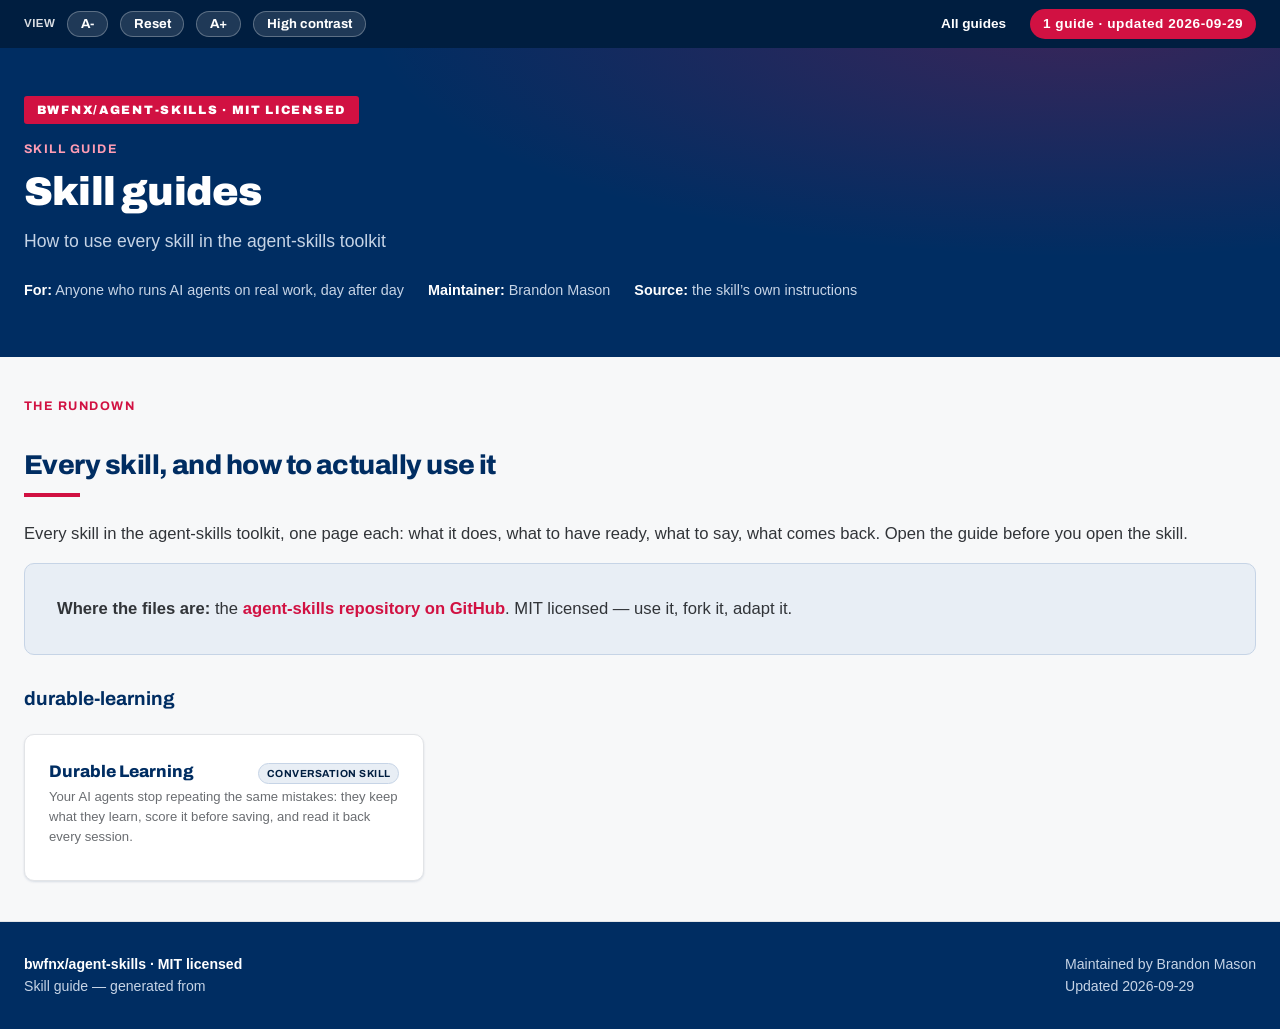
<file: docs/guides/index.html>
<!DOCTYPE html>
<html lang="en">
<head>
<meta charset="utf-8">
<meta name="viewport" content="width=device-width, initial-scale=1.0">
<meta name="description" content="Index of skill guides">
<meta name="robots" content="noindex">
<title>Skill guides — agent-skills</title>
<style>
@import url('https://fonts.googleapis.com/css2?family=Archivo:ital,wght@0,400;0,500;0,600;0,700;0,800;0,900&display=swap');
:root{
 --sbdc-red:#d11142; --sbdc-blue:#002d62;
 --red-50:#fceef2; --red-100:#f8d3dd; --red-700:#8c0a2c;
 --blue-50:#e8eef5; --blue-100:#c6d4e6; --blue-400:#1f5290; --blue-500:#002d62; --blue-700:#001e40;
 --neutral-0:#fff; --neutral-50:#f7f8f9; --neutral-100:#eef0f2; --neutral-200:#e2e4e7; --neutral-300:#cdd0d4; --neutral-400:#adafb2; --neutral-500:#8b8e92; --neutral-600:#6a6d71; --neutral-700:#4c4f53; --neutral-800:#313438;
 --success:#1f7a4d; --warning:#c9821a; --danger:#b00d38;
 --text-strong:var(--blue-500); --text-body:var(--neutral-800); --text-muted:var(--neutral-600); --text-subtle:var(--neutral-500);
 --surface-page:var(--neutral-50); --surface-card:var(--neutral-0); --surface-sunken:var(--neutral-100);
 --border-subtle:var(--neutral-200); --border-default:var(--neutral-300);
 --font-display:'Archivo','Helvetica Neue',Arial,sans-serif; --font-body:Arial,Helvetica,sans-serif;
 --s1:.25rem; --s2:.5rem; --s3:.75rem; --s4:1rem; --s5:1.5rem; --s6:2rem; --s7:2.5rem; --s8:3rem;
 --r-sm:3px; --r-md:6px; --r-lg:10px; --r-pill:999px;
 --sh-sm:0 1px 3px rgba(0,45,98,.08),0 1px 2px rgba(0,45,98,.06);
 --sh-md:0 4px 12px rgba(0,45,98,.10),0 2px 4px rgba(0,45,98,.06);
 --fs:1.04rem;
}
html.hc{
 --text-strong:#eaf1fb; --text-body:#f3f5f8; --text-muted:#c9d3e0; --text-subtle:#aab6c6;
 --surface-page:#0a1424; --surface-card:#111f36; --surface-sunken:#0d1a2e;
 --border-subtle:#25344b; --border-default:#33455f; --blue-50:#122a4a; --red-50:#2a0f1a;
}
html.hc body{background:var(--surface-page);}
*{box-sizing:border-box;}
html{scroll-behavior:smooth;}
body{margin:0;font-family:var(--font-body);font-size:var(--fs);line-height:1.55;color:var(--text-body);background:var(--surface-page);-webkit-font-smoothing:antialiased;}
h1,h2,h3,h4{font-family:var(--font-display);color:var(--text-strong);line-height:1.2;margin:0 0 var(--s3);}
h1{font-size:2.5rem;font-weight:900;letter-spacing:-.02em;}
h2{font-size:1.7rem;font-weight:800;letter-spacing:-.02em;}
h3{font-size:1.2rem;font-weight:700;}
p{margin:0 0 var(--s4);}
a{color:var(--sbdc-red);text-decoration:none;font-weight:600;}
a:hover{text-decoration:underline;}
.eyebrow{font-family:var(--font-display);font-weight:700;letter-spacing:.12em;text-transform:uppercase;font-size:.78rem;color:var(--sbdc-red);margin:0 0 var(--s2);}
.rule{display:block;width:56px;height:4px;background:var(--sbdc-red);border:0;margin:var(--s3) 0 var(--s5);}
.wrap{max-width:1280px;margin:0 auto;padding:0 var(--s5);}
.a11y{position:sticky;top:0;z-index:50;background:var(--blue-700);color:#fff;font-size:.85rem;}
.a11y .wrap{display:flex;flex-wrap:wrap;align-items:center;gap:var(--s3);padding:.55rem var(--s5);}
.a11y span.lbl{opacity:.85;font-weight:600;letter-spacing:.04em;text-transform:uppercase;font-size:.72rem;}
.a11y button{font-family:var(--font-display);font-weight:700;background:rgba(255,255,255,.12);color:#fff;border:1px solid rgba(255,255,255,.28);border-radius:var(--r-pill);padding:.28rem .8rem;cursor:pointer;font-size:.82rem;}
.a11y button:hover{background:rgba(255,255,255,.24);}
.a11y .grow{flex:1;}
.a11y .asof{background:var(--sbdc-red);border-color:transparent;font-weight:800;letter-spacing:.04em;padding:.28rem .8rem;border-radius:var(--r-pill);display:inline-block;}
.masthead{background:var(--sbdc-blue);color:#fff;padding:var(--s8) 0 var(--s7);position:relative;overflow:hidden;}
.masthead:before{content:"";position:absolute;inset:0;background:radial-gradient(1200px 400px at 85% -10%,rgba(209,17,66,.28),transparent 60%);}
.masthead .wrap{position:relative;}
.brandband{display:inline-block;background:var(--sbdc-red);color:#fff;font-family:var(--font-display);font-weight:900;letter-spacing:.14em;text-transform:uppercase;font-size:.76rem;padding:.3rem .8rem;border-radius:var(--r-sm);margin-bottom:var(--s4);}
.masthead h1{color:#fff;margin-bottom:var(--s3);}
.masthead .sub{color:#c6d4e6;font-size:1.1rem;max-width:70ch;margin:0;}
.meta-row{display:flex;flex-wrap:wrap;gap:var(--s5);margin-top:var(--s5);color:#c6d4e6;font-size:.9rem;}
.meta-row b{color:#fff;}
section{padding:var(--s7) 0;border-bottom:1px solid var(--border-subtle);}
.kpis{display:grid;grid-template-columns:repeat(auto-fit,minmax(180px,1fr));gap:var(--s4);margin-top:var(--s2);}
.kpi{background:var(--surface-card);border:1px solid var(--border-subtle);border-radius:var(--r-md);padding:var(--s5);box-shadow:var(--sh-sm);}
.kpi .n{font-family:var(--font-display);font-weight:900;font-size:2rem;color:var(--sbdc-blue);line-height:1;}
html.hc .kpi .n{color:#8ea9cc;}
.kpi .k{font-weight:700;margin-top:var(--s2);}
.kpi .d{font-size:.86rem;color:var(--text-muted);margin-top:2px;}
/* Kanban board */
.board{display:grid;grid-template-columns:repeat(6,minmax(210px,1fr));gap:var(--s3);margin-top:var(--s5);overflow-x:auto;padding-bottom:var(--s3);}
.col{background:var(--surface-sunken);border:1px solid var(--border-subtle);border-radius:var(--r-lg);padding:var(--s3);min-width:210px;}
.col h4{font-size:.82rem;letter-spacing:.05em;text-transform:uppercase;color:var(--text-strong);margin:0 0 var(--s3);display:flex;justify-content:space-between;align-items:center;}
.col h4 .ct{background:var(--sbdc-blue);color:#fff;border-radius:var(--r-pill);font-size:.72rem;padding:.05rem .5rem;}
.pcard{background:var(--surface-card);border:1px solid var(--border-subtle);border-left:0;border-radius:var(--r-md);padding:var(--s3) var(--s4);margin-bottom:var(--s3);box-shadow:var(--sh-sm);}
.pcard .pt{font-family:var(--font-display);font-weight:800;font-size:.92rem;color:var(--text-strong);line-height:1.2;}
.pcard .pm{font-size:.8rem;color:var(--text-muted);margin-top:2px;}
.pcard .pf{display:flex;flex-wrap:wrap;gap:.3rem;margin-top:var(--s2);align-items:center;}
.pw{font-family:var(--font-display);font-weight:800;font-size:.78rem;color:#fff;background:var(--sbdc-blue);border-radius:var(--r-pill);padding:.05rem .5rem;}
.pw.pw-hi{background:var(--success);} .pw.pw-lo{background:var(--warning);}
.tag{display:inline-block;font-family:var(--font-display);font-weight:700;font-size:.66rem;letter-spacing:.05em;text-transform:uppercase;padding:.12rem .5rem;border-radius:var(--r-pill);}
.tag-local{background:var(--red-50);color:var(--red-700);border:1px solid var(--red-100);}
.tag-md{background:var(--blue-50);color:var(--blue-700);border:1px solid var(--blue-100);}
.tag-nat{background:var(--neutral-100);color:var(--neutral-700);border:1px solid var(--neutral-200);}
html.hc .tag-nat{background:#1a2a44;color:#c9d3e0;}
.tag-cash{background:#eef7f1;color:#1f7a4d;border:1px solid #cfe7d8;}
/* Controls */
.controls{display:flex;flex-wrap:wrap;align-items:center;gap:var(--s2) var(--s3);margin:var(--s5) 0 var(--s2);padding:var(--s3) var(--s4);background:var(--surface-card);border:1px solid var(--border-subtle);border-radius:var(--r-lg);box-shadow:var(--sh-sm);}
.controls .clabel{font-family:var(--font-display);font-weight:800;font-size:.7rem;letter-spacing:.08em;text-transform:uppercase;color:var(--text-subtle);}
.chip{appearance:none;font-family:var(--font-display);font-weight:700;font-size:.84rem;background:var(--surface-sunken);color:var(--text-body);border:1px solid var(--border-default);border-radius:var(--r-pill);padding:.3rem .8rem;cursor:pointer;}
.chip:hover{background:var(--blue-50);}
.chip.active{background:var(--sbdc-blue);color:#fff;border-color:var(--sbdc-blue);}
html.hc .chip.active{background:var(--blue-400);border-color:var(--blue-400);color:#04122a;}
.search{font-family:var(--font-body);font-size:.9rem;padding:.35rem .7rem;border:1px solid var(--border-default);border-radius:var(--r-pill);min-width:170px;background:var(--surface-card);color:var(--text-body);}
.ccount{margin-left:auto;font-size:.86rem;color:var(--text-muted);font-weight:600;}
/* Table */
.tablescroll{overflow-x:auto;}
.tt{width:100%;border-collapse:collapse;margin-top:var(--s4);font-size:.9rem;background:var(--surface-card);border-radius:var(--r-lg);overflow:hidden;box-shadow:var(--sh-sm);min-width:1080px;}
.tt th{background:var(--sbdc-blue);color:#fff;text-align:left;padding:var(--s3) var(--s3);font-family:var(--font-display);font-weight:700;font-size:.74rem;letter-spacing:.04em;text-transform:uppercase;position:sticky;top:0;}
.tt td{padding:var(--s3) var(--s3);border-bottom:1px solid var(--border-subtle);vertical-align:top;}
.tt tr:last-child td{border-bottom:0;}
.tt tr:nth-child(even) td{background:var(--surface-sunken);}
html.hc .tt tr:nth-child(even) td{background:#0e1b30;}
.tt .opp{font-family:var(--font-display);font-weight:800;color:var(--text-strong);}
.tt .sub{color:var(--text-muted);font-size:.82rem;}
.scorecell{font-family:var(--font-display);font-weight:800;white-space:nowrap;}
.bar{height:6px;border-radius:var(--r-pill);background:var(--neutral-200);overflow:hidden;margin-top:4px;width:74px;}
.bar>span{display:block;height:100%;}
.b-hi>span{background:var(--success);} .b-mid>span{background:var(--sbdc-blue);} .b-lo>span{background:var(--warning);}
.stg{display:inline-block;font-family:var(--font-display);font-weight:700;font-size:.68rem;letter-spacing:.04em;text-transform:uppercase;padding:.12rem .5rem;border-radius:var(--r-sm);background:var(--neutral-100);color:var(--neutral-700);border:1px solid var(--neutral-200);}
html.hc .stg{background:#1a2a44;color:#c9d3e0;}
.stg-capture{background:#fdf3e3;color:#9a6512;border-color:#f2dcb4;}
.stg-active{background:#eef7f1;color:#1f7a4d;border-color:#cfe7d8;}
.cd{display:inline-block;min-width:96px;font-family:var(--font-display);font-weight:800;font-size:.76rem;padding:.12rem .5rem;border-radius:var(--r-pill);text-align:center;}
.cd-now{background:var(--sbdc-red);color:#fff;} .cd-soon{background:#fde7ea;color:var(--red-700);border:1px solid var(--red-100);}
.cd-mid{background:var(--blue-50);color:var(--blue-700);border:1px solid var(--blue-100);} .cd-far{background:var(--neutral-100);color:var(--neutral-700);border:1px solid var(--neutral-200);}
.cd-tbd{background:var(--neutral-100);color:var(--neutral-500);border:1px dashed var(--border-default);}
html.hc .cd-soon,html.hc .cd-mid,html.hc .cd-far,html.hc .cd-tbd{background:#152a45;color:#dbe6f5;border-color:#2a3f5c;}
.hidden-row{display:none;}
.holder{font-size:.86rem;}
.holder b{color:var(--text-strong);}
.panel{background:var(--blue-50);border:1px solid var(--blue-100);border-radius:var(--r-lg);padding:var(--s6);margin-top:var(--s4);}
html.hc .panel{background:var(--surface-card);}
.panel ul{margin:.4rem 0 0;padding-left:1.2em;}
.panel li{margin-bottom:var(--s2);}
.srcgrid{display:grid;grid-template-columns:repeat(auto-fit,minmax(220px,1fr));gap:var(--s3);margin-top:var(--s4);}
.src{background:var(--surface-card);border:1px solid var(--border-subtle);border-radius:var(--r-md);padding:var(--s3) var(--s4);box-shadow:var(--sh-sm);font-size:.86rem;}
.src b{color:var(--text-strong);display:block;font-family:var(--font-display);}
.footer{background:var(--sbdc-blue);color:#c6d4e6;padding:var(--s6) 0;font-size:.88rem;}
.footer .wrap{display:flex;flex-wrap:wrap;justify-content:space-between;gap:var(--s4);}
.footer b{color:#fff;}
.legend{display:flex;flex-wrap:wrap;gap:var(--s4);margin-top:var(--s3);font-size:.82rem;color:var(--text-muted);}
.legend span{display:inline-flex;align-items:center;gap:6px;}
.dot{width:11px;height:11px;border-radius:var(--r-pill);display:inline-block;}
@media (max-width:720px){ h1{font-size:2rem;} .board{grid-template-columns:repeat(6,78vw);} }
@media print{ .a11y,.controls{display:none;} .board{grid-template-columns:repeat(3,1fr);} }
.dgrid{display:grid;grid-template-columns:repeat(auto-fill,minmax(320px,1fr));gap:var(--s4);margin-top:var(--s5);}
.dcard{background:var(--surface-card);border:1px solid var(--border-subtle);border-radius:var(--r-lg);padding:var(--s5);box-shadow:var(--sh-sm);}
.dcard .org{font-family:var(--font-display);font-weight:800;color:var(--text-strong);font-size:1.05rem;display:flex;justify-content:space-between;align-items:baseline;gap:var(--s2);}
.dcard .tagline{font-size:.82rem;color:var(--text-muted);margin:2px 0 var(--s2);}
.dcard .poc{border-top:1px solid var(--border-subtle);padding-top:var(--s3);margin-top:var(--s3);}
.dcard .poc .nm{font-weight:700;color:var(--text-strong);}
.dcard .poc .ti{font-size:.84rem;color:var(--text-muted);}
.dcard .em{font-family:ui-monospace,Menlo,Consolas,monospace;font-size:.8rem;color:var(--text-body);}
.dcard .osint{font-size:.85rem;margin-top:var(--s3);background:var(--surface-sunken);border-radius:var(--r-md);padding:var(--s3) var(--s4);}
.dcard .osint b{color:var(--text-strong);}
.dcard .angle{font-size:.9rem;margin-top:var(--s3);}
.dcard .angle b{color:var(--sbdc-red);}
.warm{display:inline-block;font-family:var(--font-display);font-weight:700;font-size:.64rem;letter-spacing:.05em;text-transform:uppercase;padding:.1rem .45rem;border-radius:var(--r-pill);white-space:nowrap;}
.warm-hot{background:#eef7f1;color:#1f7a4d;border:1px solid #cfe7d8;}
.warm-known{background:var(--blue-50);color:var(--blue-700);border:1px solid var(--blue-100);}
.warm-cold{background:var(--neutral-100);color:var(--neutral-600);border:1px solid var(--neutral-200);}
html.hc .warm-known{background:#122a4a;color:#c9d3e0;} html.hc .warm-cold{background:#1a2a44;color:#c9d3e0;}
.confirm{color:var(--warning);font-weight:600;font-size:.82rem;}
html.hc .confirm{color:#f0b054;}
.guide h2{margin-top:var(--s6);}
.guide h3{margin-top:var(--s5);}
.guide ol,.guide ul{padding-left:1.3em;}
.guide li{margin-bottom:var(--s2);}
.guide code{font-family:ui-monospace,Menlo,Consolas,monospace;font-size:.9em;background:var(--surface-sunken);padding:.05rem .35rem;border-radius:var(--r-sm);}
.say{display:block;font-family:var(--font-display);font-weight:700;background:var(--blue-50);border:1px solid var(--blue-100);padding:var(--s3) var(--s4);border-radius:var(--r-md);margin:var(--s3) 0;}
.say:before{content:'C';color:var(--sbdc-red);margin-right:.3rem;}
html.hc .say{background:#122a4a;}
.steps{counter-reset:s;list-style:none;padding:0;}
.steps li{counter-increment:s;position:relative;padding-left:2.6rem;margin-bottom:var(--s4);}
.steps li:before{content:counter(s);position:absolute;left:0;top:0;width:1.9rem;height:1.9rem;border-radius:var(--r-pill);background:var(--sbdc-red);color:#fff;font-family:var(--font-display);font-weight:900;display:flex;align-items:center;justify-content:center;font-size:.9rem;}
.two{display:grid;grid-template-columns:repeat(auto-fit,minmax(300px,1fr));gap:var(--s4);margin-top:var(--s4);}
.tt td:first-child{font-weight:700;color:var(--text-strong);}
.faq dt{font-family:var(--font-display);font-weight:800;color:var(--text-strong);margin-top:var(--s4);}
.faq dd{margin:0 0 var(--s2);}
.toc{display:flex;flex-wrap:wrap;gap:var(--s2);margin-top:var(--s4);}
.toc a{background:var(--surface-card);border:1px solid var(--border-default);border-radius:var(--r-pill);padding:.3rem .8rem;font-size:.9rem;}
a.dcard:hover{border-color:var(--sbdc-red);text-decoration:none;}
</style>
</head>
<body class="guide">
<div class="a11y"><div class="wrap">
 <span class="lbl">View</span>
 <button id="tminus">A-</button><button id="treset">Reset</button><button id="tplus">A+</button>
 <button id="hc">High contrast</button>
 <span class="grow"></span>
 <a href="index.html" style="color:#fff;font-weight:700;margin-right:var(--s3);">All guides</a>
 <span class="asof">1 guide &middot; updated 2026-09-29</span>
</div></div>

<header class="masthead"><div class="wrap">
 <span class="brandband">bwfnx/agent-skills &middot; MIT licensed</span>
 <p class="eyebrow" style="color:#ff9db4;">Skill guide</p>
 <h1>Skill guides</h1>
 <p class="sub">How to use every skill in the agent-skills toolkit</p>
 <div class="meta-row">
  <div><b>For:</b> Anyone who runs AI agents on real work, day after day</div>
  <div><b>Maintainer:</b> Brandon Mason</div>
  <div><b>Source:</b> the skill&rsquo;s own instructions</div>
 </div>
 <div class="toc"></div>
</div></header>

<section id="index"><div class="wrap"><p class="eyebrow">The rundown</p><h2>Every skill, and how to actually use it</h2><span class="rule"></span><p>Every skill in the agent-skills toolkit, one page each: what it does, what to have ready, what to say, what comes back. Open the guide before you open the skill.</p><div class="panel" style="margin-top:var(--s4);"><b>Where the files are:</b> the <a href="https://github.com/bwfnx/agent-skills" target="_blank" rel="noopener">agent-skills repository on GitHub</a>. MIT licensed &mdash; use it, fork it, adapt it.</div><h3 style="margin-top:var(--s6);">durable-learning</h3><div class="dgrid"><a class="dcard" href="durable-learning.html" style="display:block;color:inherit;font-weight:400;"><div class="org">Durable Learning <span class="warm warm-known">Conversation skill</span></div><div class="tagline">Your AI agents stop repeating the same mistakes: they keep what they learn, score it before saving, and read it back every session.</div></a></div></div></section>

<footer class="footer"><div class="wrap">
 <div><b>bwfnx/agent-skills &middot; MIT licensed</b><br>Skill guide &mdash; generated from </div>
 <div>Maintained by Brandon Mason<br>Updated 2026-09-29</div>
</div></footer>

<script>
(function(){
  var root=document.documentElement, fs=1.04, min=.9, max=1.4;
  function apply(){root.style.setProperty('--fs',fs.toFixed(3)+'rem');}
  document.getElementById('tplus').onclick=function(){fs=Math.min(max,fs+.08);apply();};
  document.getElementById('tminus').onclick=function(){fs=Math.max(min,fs-.08);apply();};
  document.getElementById('treset').onclick=function(){fs=1.04;apply();};
  document.getElementById('hc').onclick=function(){root.classList.toggle('hc');};
})();
</script>
</body>
</html>
</file>
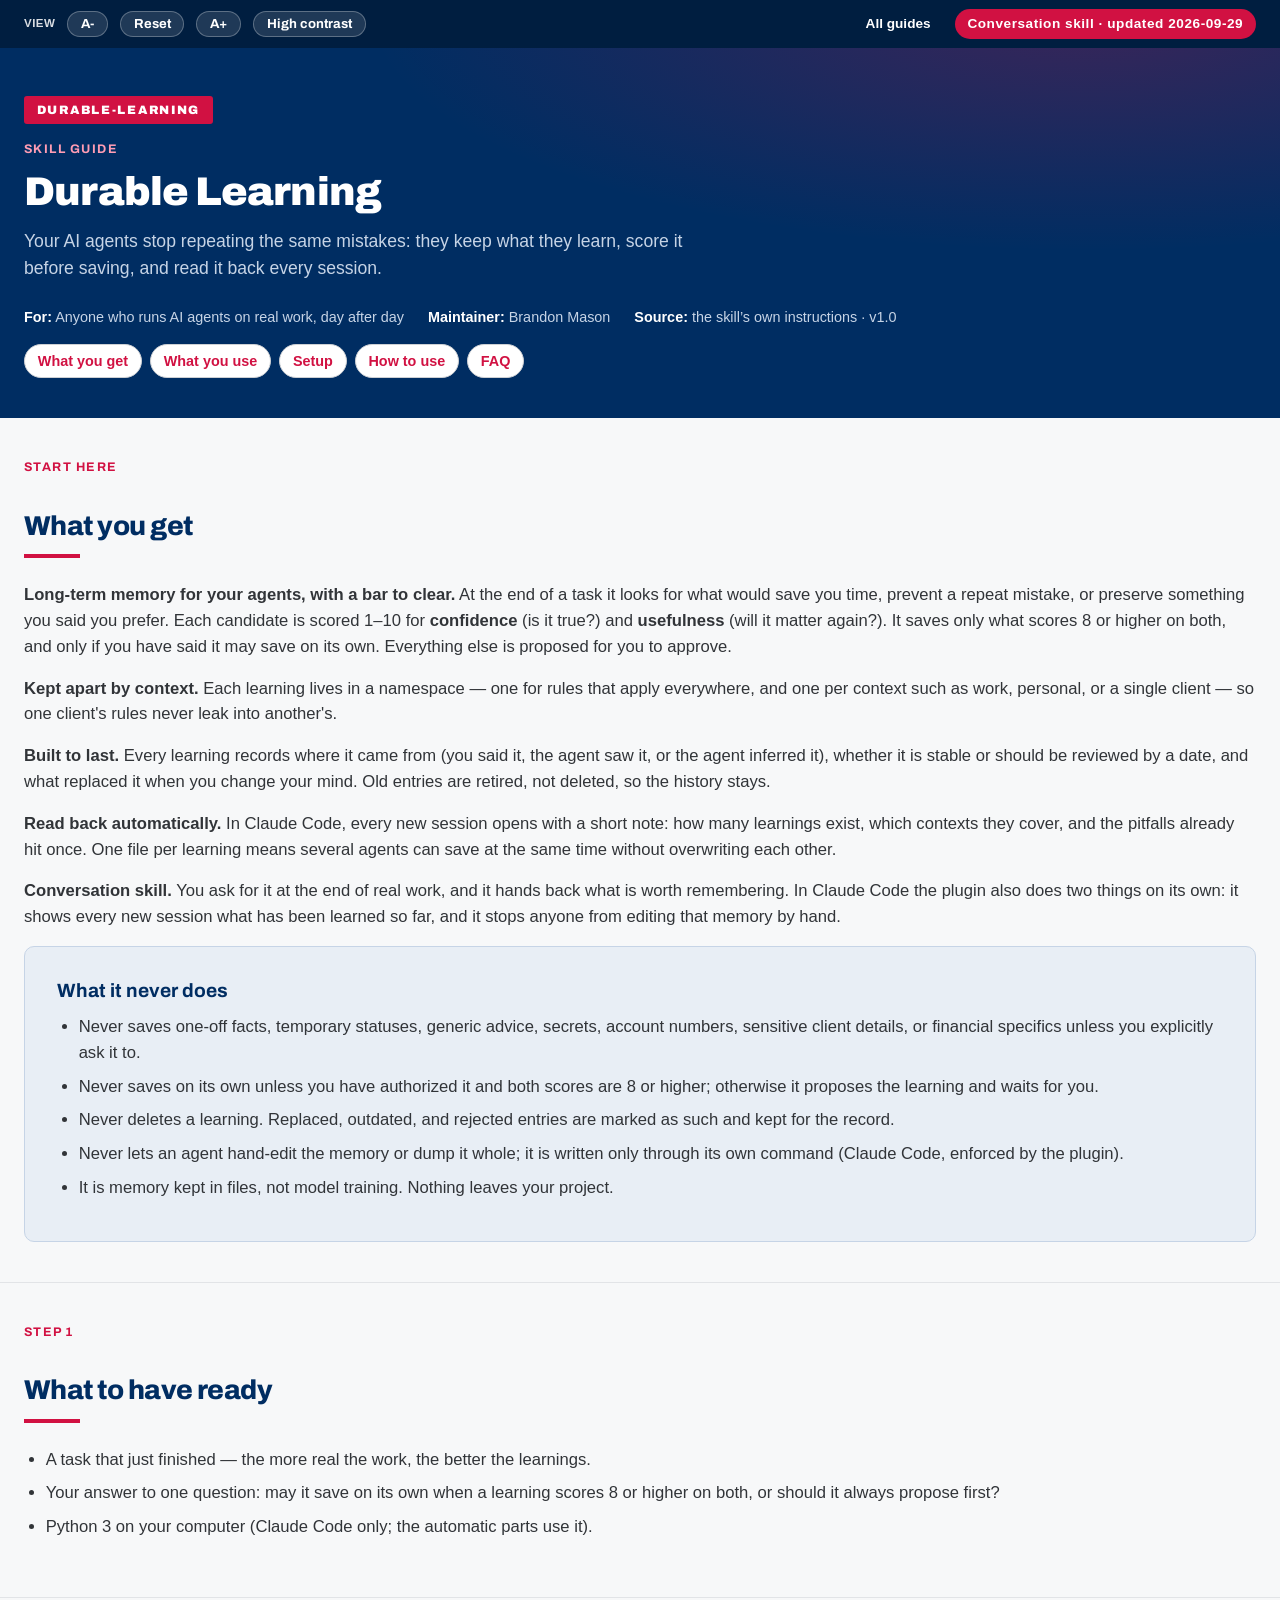
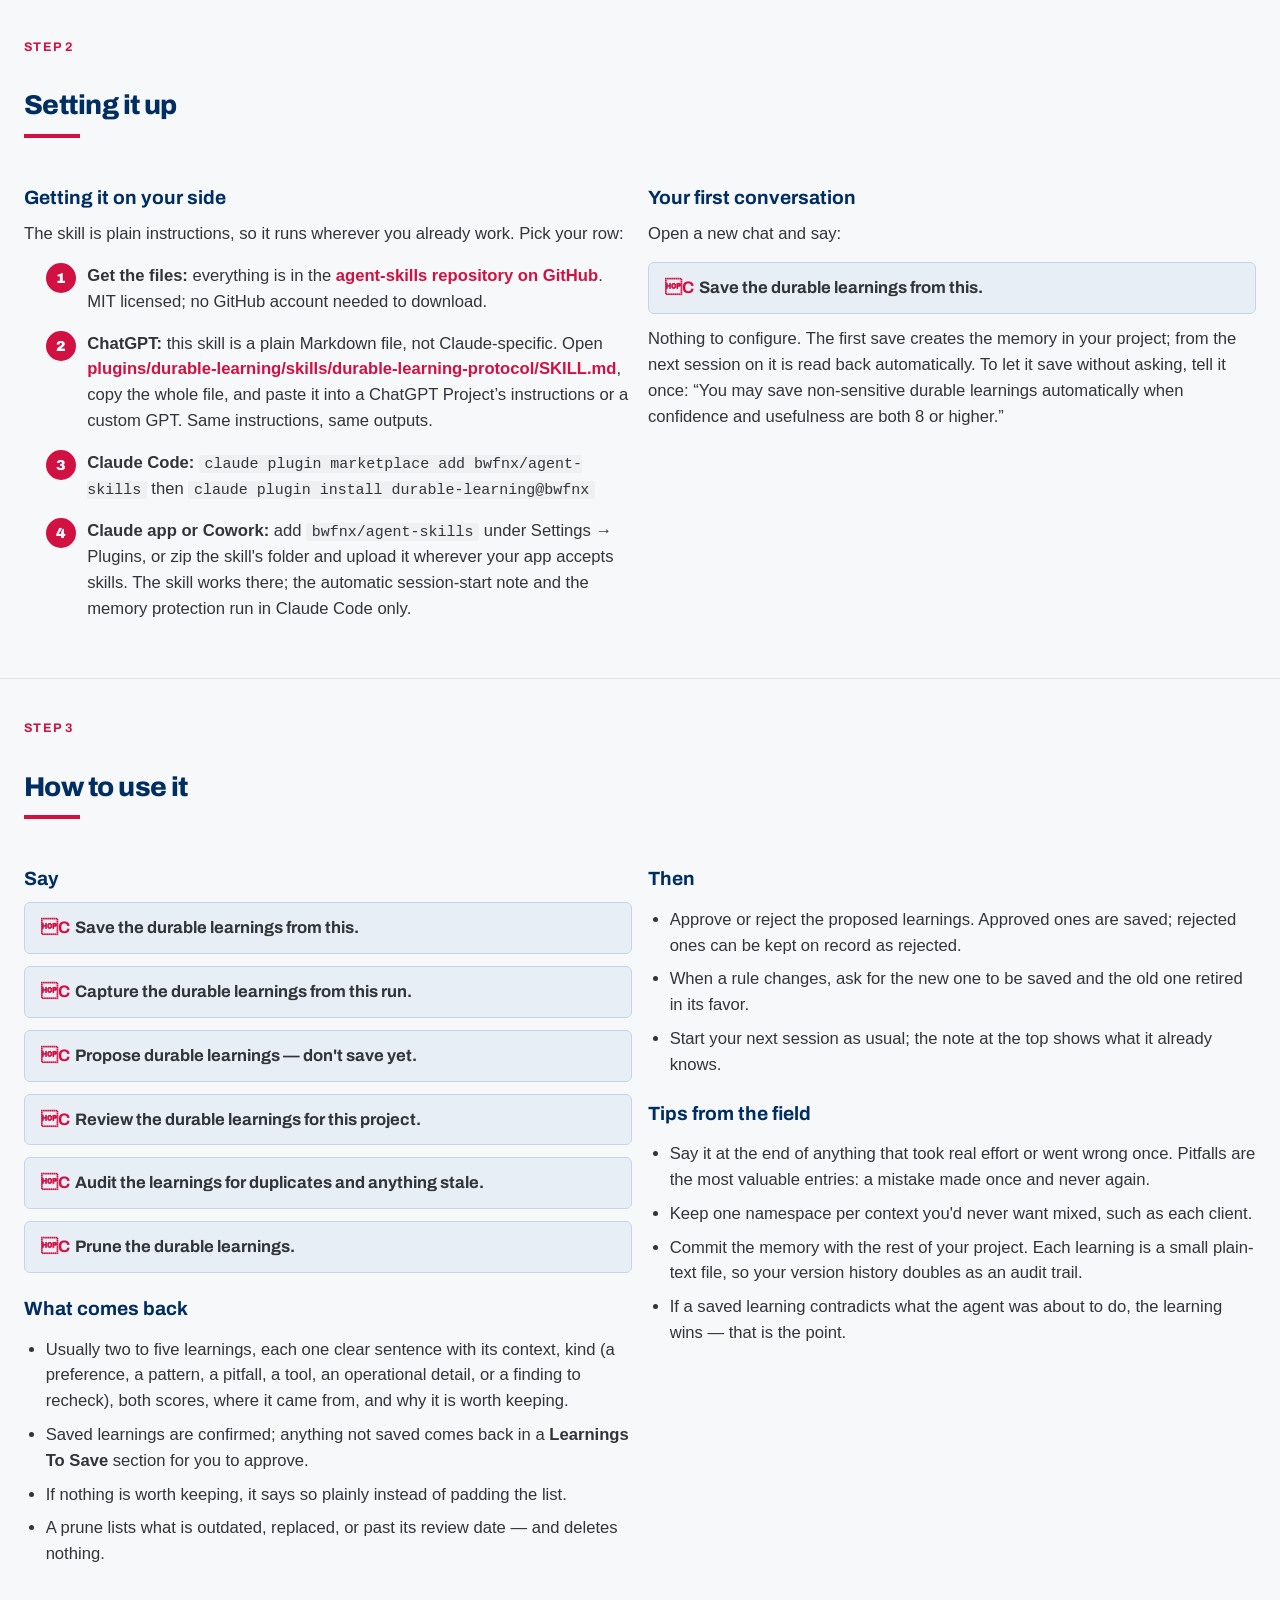
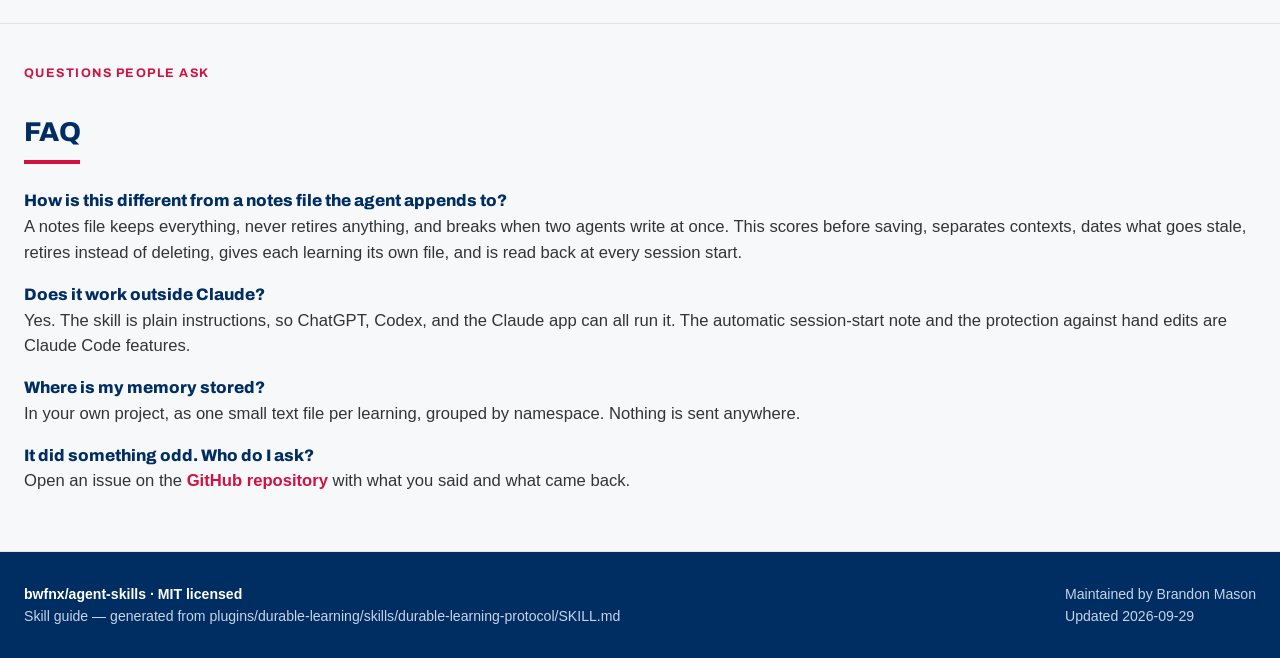
<file: docs/guides/durable-learning.html>
<!DOCTYPE html>
<html lang="en">
<head>
<meta charset="utf-8">
<meta name="viewport" content="width=device-width, initial-scale=1.0">
<meta name="description" content="Your AI agents stop repeating the same mistakes: they keep what they learn, score it before saving, and read it back every session.">
<meta name="robots" content="noindex">
<title>Durable Learning — Skill guide</title>
<style>
@import url('https://fonts.googleapis.com/css2?family=Archivo:ital,wght@0,400;0,500;0,600;0,700;0,800;0,900&display=swap');
:root{
 --sbdc-red:#d11142; --sbdc-blue:#002d62;
 --red-50:#fceef2; --red-100:#f8d3dd; --red-700:#8c0a2c;
 --blue-50:#e8eef5; --blue-100:#c6d4e6; --blue-400:#1f5290; --blue-500:#002d62; --blue-700:#001e40;
 --neutral-0:#fff; --neutral-50:#f7f8f9; --neutral-100:#eef0f2; --neutral-200:#e2e4e7; --neutral-300:#cdd0d4; --neutral-400:#adafb2; --neutral-500:#8b8e92; --neutral-600:#6a6d71; --neutral-700:#4c4f53; --neutral-800:#313438;
 --success:#1f7a4d; --warning:#c9821a; --danger:#b00d38;
 --text-strong:var(--blue-500); --text-body:var(--neutral-800); --text-muted:var(--neutral-600); --text-subtle:var(--neutral-500);
 --surface-page:var(--neutral-50); --surface-card:var(--neutral-0); --surface-sunken:var(--neutral-100);
 --border-subtle:var(--neutral-200); --border-default:var(--neutral-300);
 --font-display:'Archivo','Helvetica Neue',Arial,sans-serif; --font-body:Arial,Helvetica,sans-serif;
 --s1:.25rem; --s2:.5rem; --s3:.75rem; --s4:1rem; --s5:1.5rem; --s6:2rem; --s7:2.5rem; --s8:3rem;
 --r-sm:3px; --r-md:6px; --r-lg:10px; --r-pill:999px;
 --sh-sm:0 1px 3px rgba(0,45,98,.08),0 1px 2px rgba(0,45,98,.06);
 --sh-md:0 4px 12px rgba(0,45,98,.10),0 2px 4px rgba(0,45,98,.06);
 --fs:1.04rem;
}
html.hc{
 --text-strong:#eaf1fb; --text-body:#f3f5f8; --text-muted:#c9d3e0; --text-subtle:#aab6c6;
 --surface-page:#0a1424; --surface-card:#111f36; --surface-sunken:#0d1a2e;
 --border-subtle:#25344b; --border-default:#33455f; --blue-50:#122a4a; --red-50:#2a0f1a;
}
html.hc body{background:var(--surface-page);}
*{box-sizing:border-box;}
html{scroll-behavior:smooth;}
body{margin:0;font-family:var(--font-body);font-size:var(--fs);line-height:1.55;color:var(--text-body);background:var(--surface-page);-webkit-font-smoothing:antialiased;}
h1,h2,h3,h4{font-family:var(--font-display);color:var(--text-strong);line-height:1.2;margin:0 0 var(--s3);}
h1{font-size:2.5rem;font-weight:900;letter-spacing:-.02em;}
h2{font-size:1.7rem;font-weight:800;letter-spacing:-.02em;}
h3{font-size:1.2rem;font-weight:700;}
p{margin:0 0 var(--s4);}
a{color:var(--sbdc-red);text-decoration:none;font-weight:600;}
a:hover{text-decoration:underline;}
.eyebrow{font-family:var(--font-display);font-weight:700;letter-spacing:.12em;text-transform:uppercase;font-size:.78rem;color:var(--sbdc-red);margin:0 0 var(--s2);}
.rule{display:block;width:56px;height:4px;background:var(--sbdc-red);border:0;margin:var(--s3) 0 var(--s5);}
.wrap{max-width:1280px;margin:0 auto;padding:0 var(--s5);}
.a11y{position:sticky;top:0;z-index:50;background:var(--blue-700);color:#fff;font-size:.85rem;}
.a11y .wrap{display:flex;flex-wrap:wrap;align-items:center;gap:var(--s3);padding:.55rem var(--s5);}
.a11y span.lbl{opacity:.85;font-weight:600;letter-spacing:.04em;text-transform:uppercase;font-size:.72rem;}
.a11y button{font-family:var(--font-display);font-weight:700;background:rgba(255,255,255,.12);color:#fff;border:1px solid rgba(255,255,255,.28);border-radius:var(--r-pill);padding:.28rem .8rem;cursor:pointer;font-size:.82rem;}
.a11y button:hover{background:rgba(255,255,255,.24);}
.a11y .grow{flex:1;}
.a11y .asof{background:var(--sbdc-red);border-color:transparent;font-weight:800;letter-spacing:.04em;padding:.28rem .8rem;border-radius:var(--r-pill);display:inline-block;}
.masthead{background:var(--sbdc-blue);color:#fff;padding:var(--s8) 0 var(--s7);position:relative;overflow:hidden;}
.masthead:before{content:"";position:absolute;inset:0;background:radial-gradient(1200px 400px at 85% -10%,rgba(209,17,66,.28),transparent 60%);}
.masthead .wrap{position:relative;}
.brandband{display:inline-block;background:var(--sbdc-red);color:#fff;font-family:var(--font-display);font-weight:900;letter-spacing:.14em;text-transform:uppercase;font-size:.76rem;padding:.3rem .8rem;border-radius:var(--r-sm);margin-bottom:var(--s4);}
.masthead h1{color:#fff;margin-bottom:var(--s3);}
.masthead .sub{color:#c6d4e6;font-size:1.1rem;max-width:70ch;margin:0;}
.meta-row{display:flex;flex-wrap:wrap;gap:var(--s5);margin-top:var(--s5);color:#c6d4e6;font-size:.9rem;}
.meta-row b{color:#fff;}
section{padding:var(--s7) 0;border-bottom:1px solid var(--border-subtle);}
.kpis{display:grid;grid-template-columns:repeat(auto-fit,minmax(180px,1fr));gap:var(--s4);margin-top:var(--s2);}
.kpi{background:var(--surface-card);border:1px solid var(--border-subtle);border-radius:var(--r-md);padding:var(--s5);box-shadow:var(--sh-sm);}
.kpi .n{font-family:var(--font-display);font-weight:900;font-size:2rem;color:var(--sbdc-blue);line-height:1;}
html.hc .kpi .n{color:#8ea9cc;}
.kpi .k{font-weight:700;margin-top:var(--s2);}
.kpi .d{font-size:.86rem;color:var(--text-muted);margin-top:2px;}
/* Kanban board */
.board{display:grid;grid-template-columns:repeat(6,minmax(210px,1fr));gap:var(--s3);margin-top:var(--s5);overflow-x:auto;padding-bottom:var(--s3);}
.col{background:var(--surface-sunken);border:1px solid var(--border-subtle);border-radius:var(--r-lg);padding:var(--s3);min-width:210px;}
.col h4{font-size:.82rem;letter-spacing:.05em;text-transform:uppercase;color:var(--text-strong);margin:0 0 var(--s3);display:flex;justify-content:space-between;align-items:center;}
.col h4 .ct{background:var(--sbdc-blue);color:#fff;border-radius:var(--r-pill);font-size:.72rem;padding:.05rem .5rem;}
.pcard{background:var(--surface-card);border:1px solid var(--border-subtle);border-left:0;border-radius:var(--r-md);padding:var(--s3) var(--s4);margin-bottom:var(--s3);box-shadow:var(--sh-sm);}
.pcard .pt{font-family:var(--font-display);font-weight:800;font-size:.92rem;color:var(--text-strong);line-height:1.2;}
.pcard .pm{font-size:.8rem;color:var(--text-muted);margin-top:2px;}
.pcard .pf{display:flex;flex-wrap:wrap;gap:.3rem;margin-top:var(--s2);align-items:center;}
.pw{font-family:var(--font-display);font-weight:800;font-size:.78rem;color:#fff;background:var(--sbdc-blue);border-radius:var(--r-pill);padding:.05rem .5rem;}
.pw.pw-hi{background:var(--success);} .pw.pw-lo{background:var(--warning);}
.tag{display:inline-block;font-family:var(--font-display);font-weight:700;font-size:.66rem;letter-spacing:.05em;text-transform:uppercase;padding:.12rem .5rem;border-radius:var(--r-pill);}
.tag-local{background:var(--red-50);color:var(--red-700);border:1px solid var(--red-100);}
.tag-md{background:var(--blue-50);color:var(--blue-700);border:1px solid var(--blue-100);}
.tag-nat{background:var(--neutral-100);color:var(--neutral-700);border:1px solid var(--neutral-200);}
html.hc .tag-nat{background:#1a2a44;color:#c9d3e0;}
.tag-cash{background:#eef7f1;color:#1f7a4d;border:1px solid #cfe7d8;}
/* Controls */
.controls{display:flex;flex-wrap:wrap;align-items:center;gap:var(--s2) var(--s3);margin:var(--s5) 0 var(--s2);padding:var(--s3) var(--s4);background:var(--surface-card);border:1px solid var(--border-subtle);border-radius:var(--r-lg);box-shadow:var(--sh-sm);}
.controls .clabel{font-family:var(--font-display);font-weight:800;font-size:.7rem;letter-spacing:.08em;text-transform:uppercase;color:var(--text-subtle);}
.chip{appearance:none;font-family:var(--font-display);font-weight:700;font-size:.84rem;background:var(--surface-sunken);color:var(--text-body);border:1px solid var(--border-default);border-radius:var(--r-pill);padding:.3rem .8rem;cursor:pointer;}
.chip:hover{background:var(--blue-50);}
.chip.active{background:var(--sbdc-blue);color:#fff;border-color:var(--sbdc-blue);}
html.hc .chip.active{background:var(--blue-400);border-color:var(--blue-400);color:#04122a;}
.search{font-family:var(--font-body);font-size:.9rem;padding:.35rem .7rem;border:1px solid var(--border-default);border-radius:var(--r-pill);min-width:170px;background:var(--surface-card);color:var(--text-body);}
.ccount{margin-left:auto;font-size:.86rem;color:var(--text-muted);font-weight:600;}
/* Table */
.tablescroll{overflow-x:auto;}
.tt{width:100%;border-collapse:collapse;margin-top:var(--s4);font-size:.9rem;background:var(--surface-card);border-radius:var(--r-lg);overflow:hidden;box-shadow:var(--sh-sm);min-width:1080px;}
.tt th{background:var(--sbdc-blue);color:#fff;text-align:left;padding:var(--s3) var(--s3);font-family:var(--font-display);font-weight:700;font-size:.74rem;letter-spacing:.04em;text-transform:uppercase;position:sticky;top:0;}
.tt td{padding:var(--s3) var(--s3);border-bottom:1px solid var(--border-subtle);vertical-align:top;}
.tt tr:last-child td{border-bottom:0;}
.tt tr:nth-child(even) td{background:var(--surface-sunken);}
html.hc .tt tr:nth-child(even) td{background:#0e1b30;}
.tt .opp{font-family:var(--font-display);font-weight:800;color:var(--text-strong);}
.tt .sub{color:var(--text-muted);font-size:.82rem;}
.scorecell{font-family:var(--font-display);font-weight:800;white-space:nowrap;}
.bar{height:6px;border-radius:var(--r-pill);background:var(--neutral-200);overflow:hidden;margin-top:4px;width:74px;}
.bar>span{display:block;height:100%;}
.b-hi>span{background:var(--success);} .b-mid>span{background:var(--sbdc-blue);} .b-lo>span{background:var(--warning);}
.stg{display:inline-block;font-family:var(--font-display);font-weight:700;font-size:.68rem;letter-spacing:.04em;text-transform:uppercase;padding:.12rem .5rem;border-radius:var(--r-sm);background:var(--neutral-100);color:var(--neutral-700);border:1px solid var(--neutral-200);}
html.hc .stg{background:#1a2a44;color:#c9d3e0;}
.stg-capture{background:#fdf3e3;color:#9a6512;border-color:#f2dcb4;}
.stg-active{background:#eef7f1;color:#1f7a4d;border-color:#cfe7d8;}
.cd{display:inline-block;min-width:96px;font-family:var(--font-display);font-weight:800;font-size:.76rem;padding:.12rem .5rem;border-radius:var(--r-pill);text-align:center;}
.cd-now{background:var(--sbdc-red);color:#fff;} .cd-soon{background:#fde7ea;color:var(--red-700);border:1px solid var(--red-100);}
.cd-mid{background:var(--blue-50);color:var(--blue-700);border:1px solid var(--blue-100);} .cd-far{background:var(--neutral-100);color:var(--neutral-700);border:1px solid var(--neutral-200);}
.cd-tbd{background:var(--neutral-100);color:var(--neutral-500);border:1px dashed var(--border-default);}
html.hc .cd-soon,html.hc .cd-mid,html.hc .cd-far,html.hc .cd-tbd{background:#152a45;color:#dbe6f5;border-color:#2a3f5c;}
.hidden-row{display:none;}
.holder{font-size:.86rem;}
.holder b{color:var(--text-strong);}
.panel{background:var(--blue-50);border:1px solid var(--blue-100);border-radius:var(--r-lg);padding:var(--s6);margin-top:var(--s4);}
html.hc .panel{background:var(--surface-card);}
.panel ul{margin:.4rem 0 0;padding-left:1.2em;}
.panel li{margin-bottom:var(--s2);}
.srcgrid{display:grid;grid-template-columns:repeat(auto-fit,minmax(220px,1fr));gap:var(--s3);margin-top:var(--s4);}
.src{background:var(--surface-card);border:1px solid var(--border-subtle);border-radius:var(--r-md);padding:var(--s3) var(--s4);box-shadow:var(--sh-sm);font-size:.86rem;}
.src b{color:var(--text-strong);display:block;font-family:var(--font-display);}
.footer{background:var(--sbdc-blue);color:#c6d4e6;padding:var(--s6) 0;font-size:.88rem;}
.footer .wrap{display:flex;flex-wrap:wrap;justify-content:space-between;gap:var(--s4);}
.footer b{color:#fff;}
.legend{display:flex;flex-wrap:wrap;gap:var(--s4);margin-top:var(--s3);font-size:.82rem;color:var(--text-muted);}
.legend span{display:inline-flex;align-items:center;gap:6px;}
.dot{width:11px;height:11px;border-radius:var(--r-pill);display:inline-block;}
@media (max-width:720px){ h1{font-size:2rem;} .board{grid-template-columns:repeat(6,78vw);} }
@media print{ .a11y,.controls{display:none;} .board{grid-template-columns:repeat(3,1fr);} }
.dgrid{display:grid;grid-template-columns:repeat(auto-fill,minmax(320px,1fr));gap:var(--s4);margin-top:var(--s5);}
.dcard{background:var(--surface-card);border:1px solid var(--border-subtle);border-radius:var(--r-lg);padding:var(--s5);box-shadow:var(--sh-sm);}
.dcard .org{font-family:var(--font-display);font-weight:800;color:var(--text-strong);font-size:1.05rem;display:flex;justify-content:space-between;align-items:baseline;gap:var(--s2);}
.dcard .tagline{font-size:.82rem;color:var(--text-muted);margin:2px 0 var(--s2);}
.dcard .poc{border-top:1px solid var(--border-subtle);padding-top:var(--s3);margin-top:var(--s3);}
.dcard .poc .nm{font-weight:700;color:var(--text-strong);}
.dcard .poc .ti{font-size:.84rem;color:var(--text-muted);}
.dcard .em{font-family:ui-monospace,Menlo,Consolas,monospace;font-size:.8rem;color:var(--text-body);}
.dcard .osint{font-size:.85rem;margin-top:var(--s3);background:var(--surface-sunken);border-radius:var(--r-md);padding:var(--s3) var(--s4);}
.dcard .osint b{color:var(--text-strong);}
.dcard .angle{font-size:.9rem;margin-top:var(--s3);}
.dcard .angle b{color:var(--sbdc-red);}
.warm{display:inline-block;font-family:var(--font-display);font-weight:700;font-size:.64rem;letter-spacing:.05em;text-transform:uppercase;padding:.1rem .45rem;border-radius:var(--r-pill);white-space:nowrap;}
.warm-hot{background:#eef7f1;color:#1f7a4d;border:1px solid #cfe7d8;}
.warm-known{background:var(--blue-50);color:var(--blue-700);border:1px solid var(--blue-100);}
.warm-cold{background:var(--neutral-100);color:var(--neutral-600);border:1px solid var(--neutral-200);}
html.hc .warm-known{background:#122a4a;color:#c9d3e0;} html.hc .warm-cold{background:#1a2a44;color:#c9d3e0;}
.confirm{color:var(--warning);font-weight:600;font-size:.82rem;}
html.hc .confirm{color:#f0b054;}
.guide h2{margin-top:var(--s6);}
.guide h3{margin-top:var(--s5);}
.guide ol,.guide ul{padding-left:1.3em;}
.guide li{margin-bottom:var(--s2);}
.guide code{font-family:ui-monospace,Menlo,Consolas,monospace;font-size:.9em;background:var(--surface-sunken);padding:.05rem .35rem;border-radius:var(--r-sm);}
.say{display:block;font-family:var(--font-display);font-weight:700;background:var(--blue-50);border:1px solid var(--blue-100);padding:var(--s3) var(--s4);border-radius:var(--r-md);margin:var(--s3) 0;}
.say:before{content:'C';color:var(--sbdc-red);margin-right:.3rem;}
html.hc .say{background:#122a4a;}
.steps{counter-reset:s;list-style:none;padding:0;}
.steps li{counter-increment:s;position:relative;padding-left:2.6rem;margin-bottom:var(--s4);}
.steps li:before{content:counter(s);position:absolute;left:0;top:0;width:1.9rem;height:1.9rem;border-radius:var(--r-pill);background:var(--sbdc-red);color:#fff;font-family:var(--font-display);font-weight:900;display:flex;align-items:center;justify-content:center;font-size:.9rem;}
.two{display:grid;grid-template-columns:repeat(auto-fit,minmax(300px,1fr));gap:var(--s4);margin-top:var(--s4);}
.tt td:first-child{font-weight:700;color:var(--text-strong);}
.faq dt{font-family:var(--font-display);font-weight:800;color:var(--text-strong);margin-top:var(--s4);}
.faq dd{margin:0 0 var(--s2);}
.toc{display:flex;flex-wrap:wrap;gap:var(--s2);margin-top:var(--s4);}
.toc a{background:var(--surface-card);border:1px solid var(--border-default);border-radius:var(--r-pill);padding:.3rem .8rem;font-size:.9rem;}
a.dcard:hover{border-color:var(--sbdc-red);text-decoration:none;}
</style>
</head>
<body class="guide">
<div class="a11y"><div class="wrap">
 <span class="lbl">View</span>
 <button id="tminus">A-</button><button id="treset">Reset</button><button id="tplus">A+</button>
 <button id="hc">High contrast</button>
 <span class="grow"></span>
 <a href="index.html" style="color:#fff;font-weight:700;margin-right:var(--s3);">All guides</a>
 <span class="asof">Conversation skill &middot; updated 2026-09-29</span>
</div></div>

<header class="masthead"><div class="wrap">
 <span class="brandband">durable-learning</span>
 <p class="eyebrow" style="color:#ff9db4;">Skill guide</p>
 <h1>Durable Learning</h1>
 <p class="sub">Your AI agents stop repeating the same mistakes: they keep what they learn, score it before saving, and read it back every session.</p>
 <div class="meta-row">
  <div><b>For:</b> Anyone who runs AI agents on real work, day after day</div>
  <div><b>Maintainer:</b> Brandon Mason</div>
  <div><b>Source:</b> the skill&rsquo;s own instructions · v1.0</div>
 </div>
 <div class="toc"><a href="#what">What you get</a><a href="#scan">What you use</a><a href="#setup">Setup</a><a href="#use">How to use</a><a href="#faq">FAQ</a></div>
</div></header>

<section id="what"><div class="wrap"><p class="eyebrow">Start here</p><h2>What you get</h2><span class="rule"></span><p><b>Long-term memory for your agents, with a bar to clear.</b> At the end of a task it looks for what would save you time, prevent a repeat mistake, or preserve something you said you prefer. Each candidate is scored 1&ndash;10 for <b>confidence</b> (is it true?) and <b>usefulness</b> (will it matter again?). It saves only what scores 8 or higher on both, and only if you have said it may save on its own. Everything else is proposed for you to approve.</p><p><b>Kept apart by context.</b> Each learning lives in a namespace &mdash; one for rules that apply everywhere, and one per context such as work, personal, or a single client &mdash; so one client's rules never leak into another's.</p><p><b>Built to last.</b> Every learning records where it came from (you said it, the agent saw it, or the agent inferred it), whether it is stable or should be reviewed by a date, and what replaced it when you change your mind. Old entries are retired, not deleted, so the history stays.</p><p><b>Read back automatically.</b> In Claude Code, every new session opens with a short note: how many learnings exist, which contexts they cover, and the pitfalls already hit once. One file per learning means several agents can save at the same time without overwriting each other.</p><p class="sub"><b>Conversation skill.</b> You ask for it at the end of real work, and it hands back what is worth remembering. In Claude Code the plugin also does two things on its own: it shows every new session what has been learned so far, and it stops anyone from editing that memory by hand.</p><div class="panel"><h3 style="margin-top:0;">What it never does</h3><ul><li>Never saves one-off facts, temporary statuses, generic advice, secrets, account numbers, sensitive client details, or financial specifics unless you explicitly ask it to.</li><li>Never saves on its own unless you have authorized it and both scores are 8 or higher; otherwise it proposes the learning and waits for you.</li><li>Never deletes a learning. Replaced, outdated, and rejected entries are marked as such and kept for the record.</li><li>Never lets an agent hand-edit the memory or dump it whole; it is written only through its own command (Claude Code, enforced by the plugin).</li><li>It is memory kept in files, not model training. Nothing leaves your project.</li></ul></div></div></section><section id="scan"><div class="wrap"><p class="eyebrow">Step 1</p><h2>What to have ready</h2><span class="rule"></span><ul><li>A task that just finished &mdash; the more real the work, the better the learnings.</li><li>Your answer to one question: may it save on its own when a learning scores 8 or higher on both, or should it always propose first?</li><li>Python 3 on your computer (Claude Code only; the automatic parts use it).</li></ul></div></section><section id="setup"><div class="wrap"><p class="eyebrow">Step 2</p><h2>Setting it up</h2><span class="rule"></span><div class="two"><div><h3>Getting it on your side</h3><p class="sub">The skill is plain instructions, so it runs wherever you already work. Pick your row:</p><ol class="steps"><li><b>Get the files:</b> everything is in the <a href="https://github.com/bwfnx/agent-skills" target="_blank" rel="noopener">agent-skills repository on GitHub</a>. MIT licensed; no GitHub account needed to download.</li><li><b>ChatGPT:</b> this skill is a plain Markdown file, not Claude-specific. Open <a href="https://github.com/bwfnx/agent-skills/blob/main/plugins/durable-learning/skills/durable-learning-protocol/SKILL.md" target="_blank" rel="noopener">plugins/durable-learning/skills/durable-learning-protocol/SKILL.md</a>, copy the whole file, and paste it into a ChatGPT Project&rsquo;s instructions or a custom GPT. Same instructions, same outputs.</li><li><b>Claude Code:</b> <code>claude plugin marketplace add bwfnx/agent-skills</code> then <code>claude plugin install durable-learning@bwfnx</code></li><li><b>Claude app or Cowork:</b> add <code>bwfnx/agent-skills</code> under Settings &rarr; Plugins, or zip the skill's folder and upload it wherever your app accepts skills. The skill works there; the automatic session-start note and the memory protection run in Claude Code only.</li></ol></div><div><h3>Your first conversation</h3><p>Open a new chat and say:</p><span class="say">Save the durable learnings from this.</span><p>Nothing to configure. The first save creates the memory in your project; from the next session on it is read back automatically. To let it save without asking, tell it once: &ldquo;You may save non-sensitive durable learnings automatically when confidence and usefulness are both 8 or higher.&rdquo;</p></div></div></div></section><section id="use"><div class="wrap"><p class="eyebrow">Step 3</p><h2>How to use it</h2><span class="rule"></span><div class="two"><div><h3>Say</h3><span class="say">Save the durable learnings from this.</span><span class="say">Capture the durable learnings from this run.</span><span class="say">Propose durable learnings — don&#x27;t save yet.</span><span class="say">Review the durable learnings for this project.</span><span class="say">Audit the learnings for duplicates and anything stale.</span><span class="say">Prune the durable learnings.</span><h3>What comes back</h3><ul><li>Usually two to five learnings, each one clear sentence with its context, kind (a preference, a pattern, a pitfall, a tool, an operational detail, or a finding to recheck), both scores, where it came from, and why it is worth keeping.</li><li>Saved learnings are confirmed; anything not saved comes back in a <b>Learnings To Save</b> section for you to approve.</li><li>If nothing is worth keeping, it says so plainly instead of padding the list.</li><li>A prune lists what is outdated, replaced, or past its review date &mdash; and deletes nothing.</li></ul></div><div><h3>Then</h3><ul><li>Approve or reject the proposed learnings. Approved ones are saved; rejected ones can be kept on record as rejected.</li><li>When a rule changes, ask for the new one to be saved and the old one retired in its favor.</li><li>Start your next session as usual; the note at the top shows what it already knows.</li></ul><h3>Tips from the field</h3><ul><li>Say it at the end of anything that took real effort or went wrong once. Pitfalls are the most valuable entries: a mistake made once and never again.</li><li>Keep one namespace per context you'd never want mixed, such as each client.</li><li>Commit the memory with the rest of your project. Each learning is a small plain-text file, so your version history doubles as an audit trail.</li><li>If a saved learning contradicts what the agent was about to do, the learning wins &mdash; that is the point.</li></ul></div></div></div></section><section id="faq"><div class="wrap"><p class="eyebrow">Questions people ask</p><h2>FAQ</h2><span class="rule"></span><dl class="faq"><dt>How is this different from a notes file the agent appends to?</dt><dd>A notes file keeps everything, never retires anything, and breaks when two agents write at once. This scores before saving, separates contexts, dates what goes stale, retires instead of deleting, gives each learning its own file, and is read back at every session start.</dd><dt>Does it work outside Claude?</dt><dd>Yes. The skill is plain instructions, so ChatGPT, Codex, and the Claude app can all run it. The automatic session-start note and the protection against hand edits are Claude Code features.</dd><dt>Where is my memory stored?</dt><dd>In your own project, as one small text file per learning, grouped by namespace. Nothing is sent anywhere.</dd><dt>It did something odd. Who do I ask?</dt><dd>Open an issue on the <a href="https://github.com/bwfnx/agent-skills/issues" target="_blank" rel="noopener">GitHub repository</a> with what you said and what came back.</dd></dl></div></section>

<footer class="footer"><div class="wrap">
 <div><b>bwfnx/agent-skills &middot; MIT licensed</b><br>Skill guide &mdash; generated from plugins/durable-learning/skills/durable-learning-protocol/SKILL.md</div>
 <div>Maintained by Brandon Mason<br>Updated 2026-09-29</div>
</div></footer>

<script>
(function(){
  var root=document.documentElement, fs=1.04, min=.9, max=1.4;
  function apply(){root.style.setProperty('--fs',fs.toFixed(3)+'rem');}
  document.getElementById('tplus').onclick=function(){fs=Math.min(max,fs+.08);apply();};
  document.getElementById('tminus').onclick=function(){fs=Math.max(min,fs-.08);apply();};
  document.getElementById('treset').onclick=function(){fs=1.04;apply();};
  document.getElementById('hc').onclick=function(){root.classList.toggle('hc');};
})();
</script>
</body>
</html>
</file>
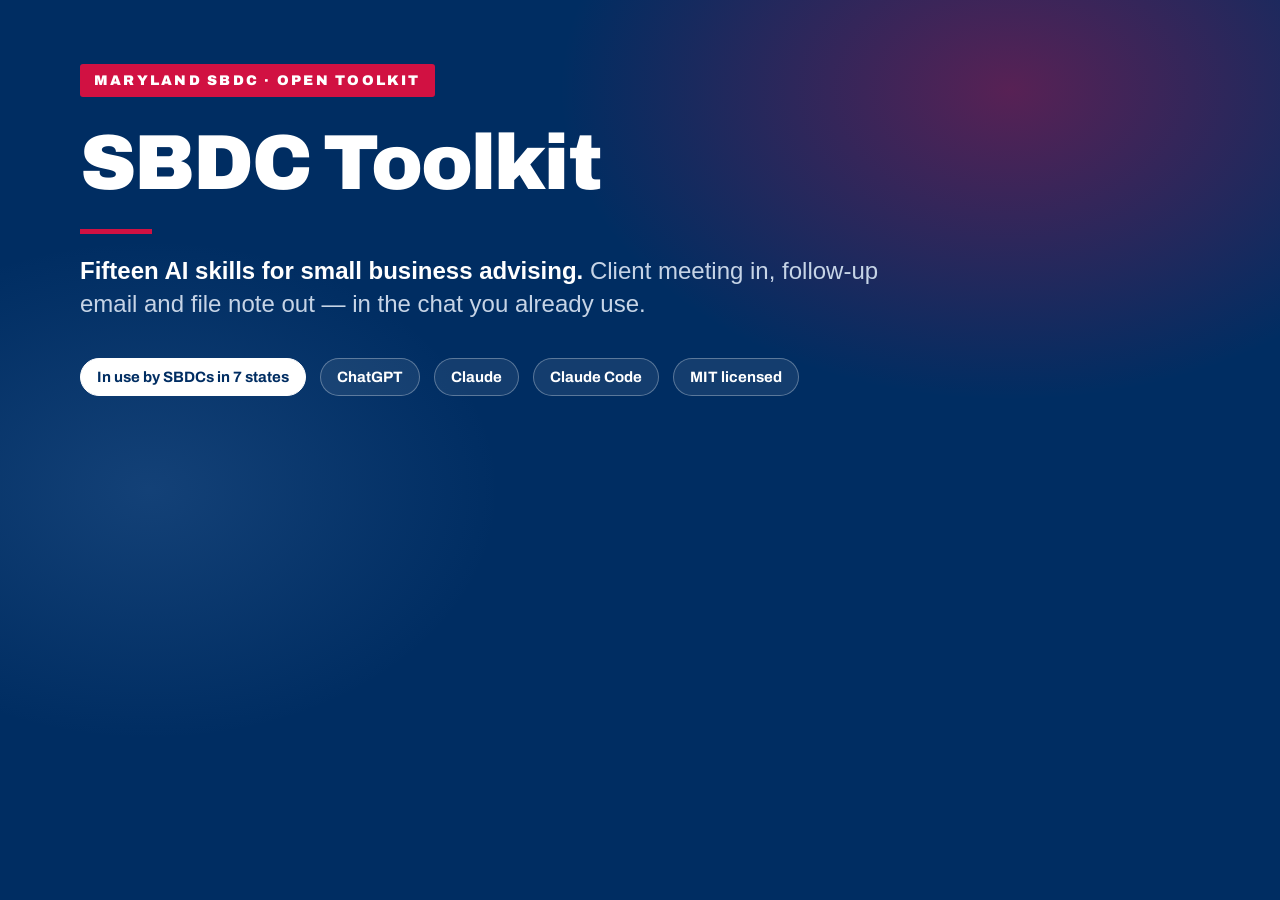
<file: skills/sbdc-repo-readme/assets/readme-kit/banner.html>
<!doctype html><html><head><meta charset="utf-8">
<link rel="stylesheet" href="base.css">
<style>
@page{size:1280px 440px;margin:0}
body{background:#002d62;color:#fff;height:440px;position:relative;overflow:hidden}
.glow{position:absolute;top:-220px;right:-180px;width:900px;height:620px;border-radius:50%;
  background:radial-gradient(closest-side,rgba(209,17,66,.42),rgba(209,17,66,0))}
.glow2{position:absolute;bottom:-300px;left:-200px;width:700px;height:500px;border-radius:50%;
  background:radial-gradient(closest-side,rgba(120,170,230,.16),rgba(120,170,230,0))}
.wrap{position:relative;padding:64px 80px 0}
.band{display:inline-block;background:#d11142;color:#fff;font-family:Archivo;font-weight:900;letter-spacing:.16em;
  text-transform:uppercase;font-size:14px;padding:6px 14px;border-radius:3px}
h1{color:#fff;font-weight:900;font-size:78px;letter-spacing:-.025em;margin:22px 0 0}
.rule{margin:20px 0 0;width:72px;height:5px}
.sub{color:#c6d4e6;font-size:24px;line-height:1.4;margin:20px 0 0;width:860px}
.sub b{color:#fff}
.meta{position:absolute;left:80px;right:80px;bottom:44px;display:flex;gap:14px}
.m{font-family:Archivo;font-weight:700;font-size:15px;color:#fff;border:1px solid rgba(255,255,255,.3);
  background:rgba(255,255,255,.08);border-radius:999px;padding:7px 16px}
.m.hi{background:#fff;color:#002d62;border-color:#fff}
</style></head><body>
<div class="glow"></div><div class="glow2"></div>
<div class="wrap">
  <span class="band">Maryland SBDC · Open toolkit</span>
  <h1>SBDC Toolkit</h1>
  <div class="rule"></div>
  <p class="sub"><b>Fifteen AI skills for small business advising.</b> Client meeting in, follow-up email and file note out — in the chat you already use.</p>
</div>
<div class="meta">
  <span class="m hi">In use by SBDCs in 7 states</span>
  <span class="m">ChatGPT</span><span class="m">Claude</span><span class="m">Claude Code</span><span class="m">MIT licensed</span>
</div>
</body></html>
</file>
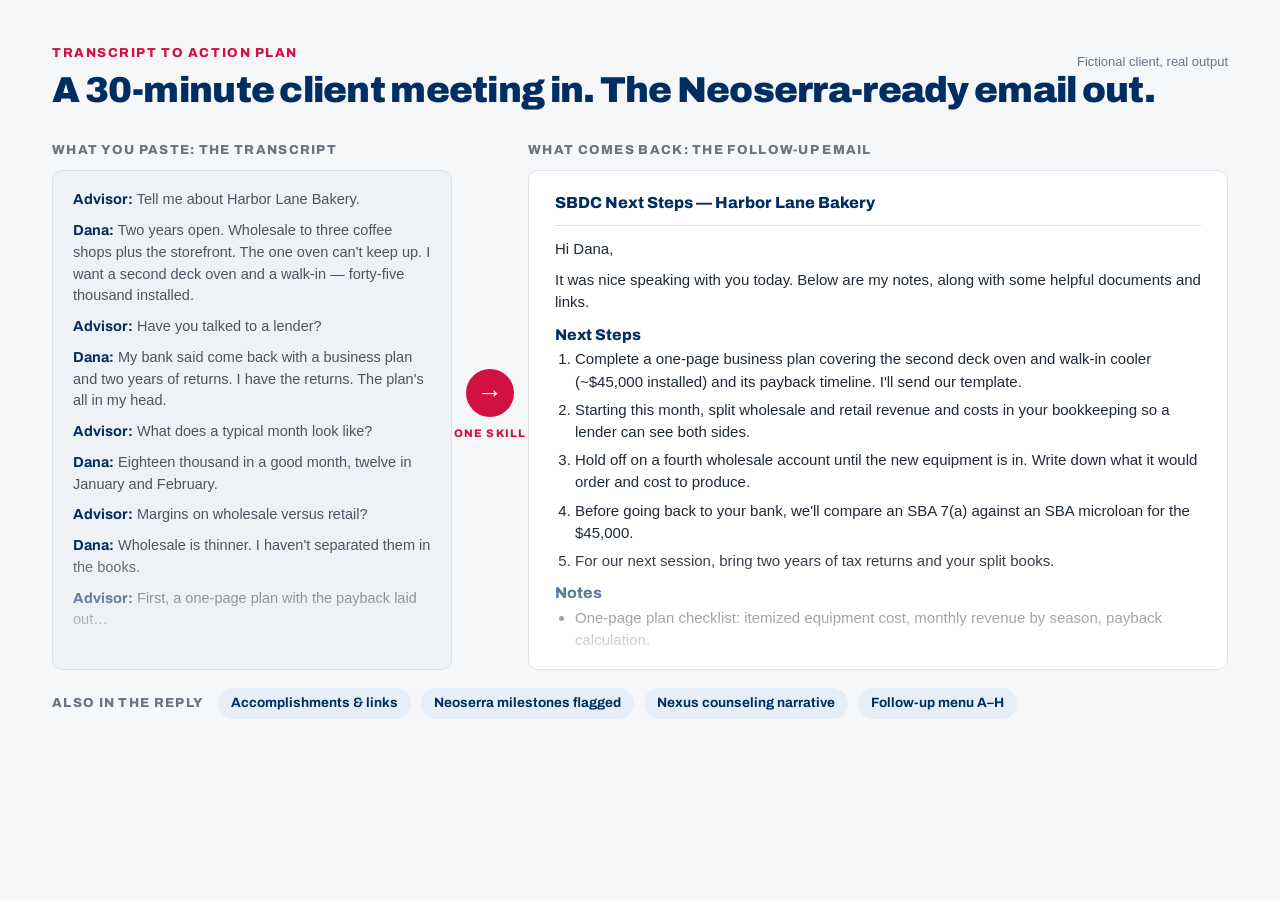
<file: skills/sbdc-repo-readme/assets/readme-kit/hero.html>
<!doctype html><html><head><meta charset="utf-8">
<link rel="stylesheet" href="base.css">
<style>
@page{size:1280px 760px;margin:0}
body{height:760px;padding:44px 52px}
h2{font-weight:900;font-size:36px;letter-spacing:-.02em}
.row{display:flex;gap:0;margin-top:30px;align-items:stretch}
.col-in{width:400px}
.col-arrow{width:76px;display:flex;flex-direction:column;align-items:center;justify-content:center}
.col-out{flex:1}
.label{font-family:Archivo;font-weight:800;font-size:13px;letter-spacing:.1em;text-transform:uppercase;color:var(--subtle);margin:0 0 10px}
.tx{background:var(--sunken);border:1px solid var(--border);border-radius:10px;padding:18px 20px;height:500px;overflow:hidden;position:relative;font-size:14.5px;line-height:1.5;color:var(--muted)}
.tx p{margin:0 0 9px}
.tx b{color:var(--strong);font-family:Archivo;font-weight:700}
.fade{position:absolute;left:0;right:0;bottom:0;height:120px;background:linear-gradient(rgba(238,241,245,0),var(--sunken))}
html.dark .fade{background:linear-gradient(rgba(10,22,40,0),var(--sunken))}
.arrow{width:48px;height:48px;border-radius:50%;background:var(--red);color:#fff;font-family:Archivo;font-weight:900;font-size:26px;text-align:center;line-height:46px}
.arrow-l{font-family:Archivo;font-weight:800;font-size:11px;letter-spacing:.1em;color:var(--red);margin-top:8px;text-transform:uppercase}
.mail{padding:20px 26px;height:500px;overflow:hidden;position:relative;font-size:15px;line-height:1.48}
.mail .subj{font-family:Archivo;font-weight:800;color:var(--strong);font-size:16px;padding-bottom:10px;border-bottom:1px solid var(--border);margin:0 0 12px}
.mail p{margin:0 0 9px}
.mail h4{font-weight:800;font-size:15.5px;margin:12px 0 5px;color:var(--strong)}
.mail ol,.mail ul{margin:0 0 4px 20px;padding:0}
.mail li{margin:0 0 6px}
.mail .fade{background:linear-gradient(rgba(255,255,255,0),var(--card))}
html.dark .mail .fade{background:linear-gradient(rgba(17,31,54,0),var(--card))}
.foot{display:flex;gap:10px;margin-top:18px;align-items:center}
.foot .t{font-family:Archivo;font-weight:800;font-size:13px;letter-spacing:.1em;text-transform:uppercase;color:var(--subtle);margin-right:4px}
.chip{font-family:Archivo;font-weight:700;font-size:13.5px;color:var(--strong);background:var(--tint-blue);border-radius:999px;padding:5px 13px}
.note{position:absolute;right:52px;top:52px;font-size:13px;color:var(--subtle)}
</style></head><body>
<p class="eyebrow">Transcript to Action Plan</p>
<h2>A 30-minute client meeting in. The Neoserra-ready email out.</h2>
<span class="note">Fictional client, real output</span>

<div class="row">
  <div class="col-in">
    <p class="label">What you paste: the transcript</p>
    <div class="tx">
      <p><b>Advisor:</b> Tell me about Harbor Lane Bakery.</p>
      <p><b>Dana:</b> Two years open. Wholesale to three coffee shops plus the storefront. The one oven can't keep up. I want a second deck oven and a walk-in — forty-five thousand installed.</p>
      <p><b>Advisor:</b> Have you talked to a lender?</p>
      <p><b>Dana:</b> My bank said come back with a business plan and two years of returns. I have the returns. The plan's all in my head.</p>
      <p><b>Advisor:</b> What does a typical month look like?</p>
      <p><b>Dana:</b> Eighteen thousand in a good month, twelve in January and February.</p>
      <p><b>Advisor:</b> Margins on wholesale versus retail?</p>
      <p><b>Dana:</b> Wholesale is thinner. I haven't separated them in the books.</p>
      <p><b>Advisor:</b> First, a one-page plan with the payback laid out…</p>
      <div class="fade"></div>
    </div>
  </div>

  <div class="col-arrow"><div class="arrow">→</div><div class="arrow-l">One skill</div></div>

  <div class="col-out">
    <p class="label">What comes back: the follow-up email</p>
    <div class="card mail">
      <p class="subj">SBDC Next Steps — Harbor Lane Bakery</p>
      <p>Hi Dana,</p>
      <p>It was nice speaking with you today. Below are my notes, along with some helpful documents and links.</p>
      <h4>Next Steps</h4>
      <ol>
        <li>Complete a one-page business plan covering the second deck oven and walk-in cooler (~$45,000 installed) and its payback timeline. I'll send our template.</li>
        <li>Starting this month, split wholesale and retail revenue and costs in your bookkeeping so a lender can see both sides.</li>
        <li>Hold off on a fourth wholesale account until the new equipment is in. Write down what it would order and cost to produce.</li>
        <li>Before going back to your bank, we'll compare an SBA 7(a) against an SBA microloan for the $45,000.</li>
        <li>For our next session, bring two years of tax returns and your split books.</li>
      </ol>
      <h4>Notes</h4>
      <ul><li>One-page plan checklist: itemized equipment cost, monthly revenue by season, payback calculation.</li></ul>
      <div class="fade"></div>
    </div>
  </div>
</div>

<div class="foot">
  <span class="t">Also in the reply</span>
  <span class="chip">Accomplishments &amp; links</span>
  <span class="chip">Neoserra milestones flagged</span>
  <span class="chip">Nexus counseling narrative</span>
  <span class="chip">Follow-up menu A–H</span>
</div>
</body></html>
</file>
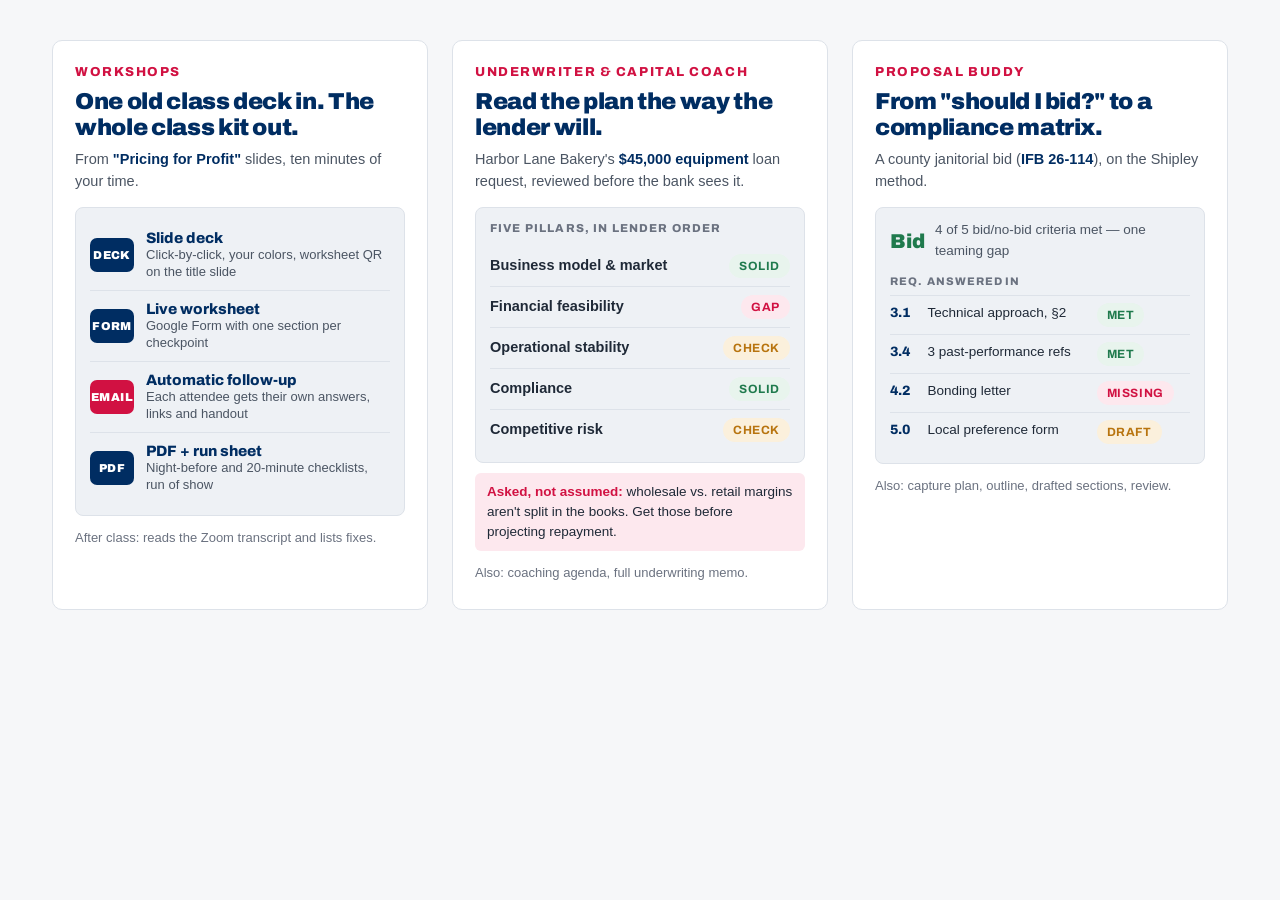
<file: skills/sbdc-repo-readme/assets/readme-kit/highlights.html>
<!doctype html><html><head><meta charset="utf-8">
<link rel="stylesheet" href="base.css">
<style>
@page{size:1280px 650px;margin:0}
body{height:650px;padding:40px 52px}
.grid{display:flex;gap:24px}
.c{flex:1;padding:22px 22px 20px;height:570px}
h3{font-weight:900;font-size:23px;letter-spacing:-.015em}
.in{font-size:14.5px;color:var(--muted);margin:8px 0 14px;height:44px}
.in b{color:var(--strong)}
.box{background:var(--sunken);border:1px solid var(--border);border-radius:8px;padding:12px 14px}
.lbl{font-family:Archivo;font-weight:800;font-size:11.5px;letter-spacing:.1em;text-transform:uppercase;color:var(--subtle);margin:0 0 8px}
/* workshops */
.out{display:flex;align-items:center;gap:12px;padding:9px 0;border-bottom:1px solid var(--border)}
.out:last-child{border-bottom:0}
.ic{width:44px;height:34px;border-radius:7px;background:var(--blue);color:#fff;font-family:Archivo;font-weight:900;font-size:11.5px;letter-spacing:.04em;text-align:center;line-height:34px;flex:none}
html.dark .ic{background:#2f5d9c}
.ic.r{background:var(--red)}
.ot{font-family:Archivo;font-weight:800;font-size:15px;color:var(--strong);line-height:1.2}
.od{font-size:13px;color:var(--muted);line-height:1.3}
/* underwriter */
.p{display:flex;justify-content:space-between;align-items:center;padding:8px 0;border-bottom:1px solid var(--border);font-size:14.5px}
.p:last-child{border-bottom:0}
.p span:first-child{color:var(--body);font-weight:700}
.callout{margin-top:10px;padding:9px 12px;background:var(--tint-red);border-radius:6px;font-size:13.5px;color:var(--body)}
.callout b{color:var(--red)} html.dark .callout b{color:#ff7a9a}
/* proposal */
.bid{display:flex;align-items:center;gap:10px;margin-bottom:12px}
.bid .v{font-family:Archivo;font-weight:900;font-size:20px;color:var(--success)}
.bid .w{font-size:13.5px;color:var(--muted)}
table{width:100%;border-collapse:collapse;font-size:13.5px}
th{font-family:Archivo;font-weight:800;font-size:11px;letter-spacing:.08em;text-transform:uppercase;color:var(--subtle);text-align:left;padding:0 0 6px}
td{padding:7px 4px 7px 0;border-top:1px solid var(--border);vertical-align:top;color:var(--body)}
td.ref{font-family:Archivo;font-weight:800;color:var(--strong);white-space:nowrap}
.foot{margin:12px 0 0;font-size:13px;color:var(--subtle)}
</style></head><body>
<div class="grid">

  <div class="card c">
    <p class="eyebrow">Workshops</p>
    <h3>One old class deck in. The whole class kit out.</h3>
    <p class="in">From <b>"Pricing for Profit"</b> slides, ten minutes of your time.</p>
    <div class="box">
      <div class="out"><div class="ic">DECK</div><div><div class="ot">Slide deck</div><div class="od">Click-by-click, your colors, worksheet QR on the title slide</div></div></div>
      <div class="out"><div class="ic">FORM</div><div><div class="ot">Live worksheet</div><div class="od">Google Form with one section per checkpoint</div></div></div>
      <div class="out"><div class="ic r">EMAIL</div><div><div class="ot">Automatic follow-up</div><div class="od">Each attendee gets their own answers, links and handout</div></div></div>
      <div class="out"><div class="ic">PDF</div><div><div class="ot">PDF + run sheet</div><div class="od">Night-before and 20-minute checklists, run of show</div></div></div>
    </div>
    <p class="foot">After class: reads the Zoom transcript and lists fixes.</p>
  </div>

  <div class="card c">
    <p class="eyebrow">Underwriter &amp; Capital Coach</p>
    <h3>Read the plan the way the lender will.</h3>
    <p class="in">Harbor Lane Bakery's <b>$45,000 equipment</b> loan request, reviewed before the bank sees it.</p>
    <div class="box">
      <p class="lbl">Five pillars, in lender order</p>
      <div class="p"><span>Business model &amp; market</span><span class="pill ok">Solid</span></div>
      <div class="p"><span>Financial feasibility</span><span class="pill gap">Gap</span></div>
      <div class="p"><span>Operational stability</span><span class="pill flag">Check</span></div>
      <div class="p"><span>Compliance</span><span class="pill ok">Solid</span></div>
      <div class="p"><span>Competitive risk</span><span class="pill flag">Check</span></div>
    </div>
    <div class="callout"><b>Asked, not assumed:</b> wholesale vs. retail margins aren't split in the books. Get those before projecting repayment.</div>
    <p class="foot">Also: coaching agenda, full underwriting memo.</p>
  </div>

  <div class="card c">
    <p class="eyebrow">Proposal Buddy</p>
    <h3>From "should I bid?" to a compliance matrix.</h3>
    <p class="in">A county janitorial bid (<b>IFB 26-114</b>), on the Shipley method.</p>
    <div class="box">
      <div class="bid"><span class="v">Bid</span><span class="w">4 of 5 bid/no-bid criteria met — one teaming gap</span></div>
      <table>
        <tr><th>Req.</th><th>Answered in</th><th></th></tr>
        <tr><td class="ref">3.1</td><td>Technical approach, §2</td><td><span class="pill ok">Met</span></td></tr>
        <tr><td class="ref">3.4</td><td>3 past-performance refs</td><td><span class="pill ok">Met</span></td></tr>
        <tr><td class="ref">4.2</td><td>Bonding letter</td><td><span class="pill gap">Missing</span></td></tr>
        <tr><td class="ref">5.0</td><td>Local preference form</td><td><span class="pill flag">Draft</span></td></tr>
      </table>
    </div>
    <p class="foot">Also: capture plan, outline, drafted sections, review.</p>
  </div>

</div>
</body></html>
</file>
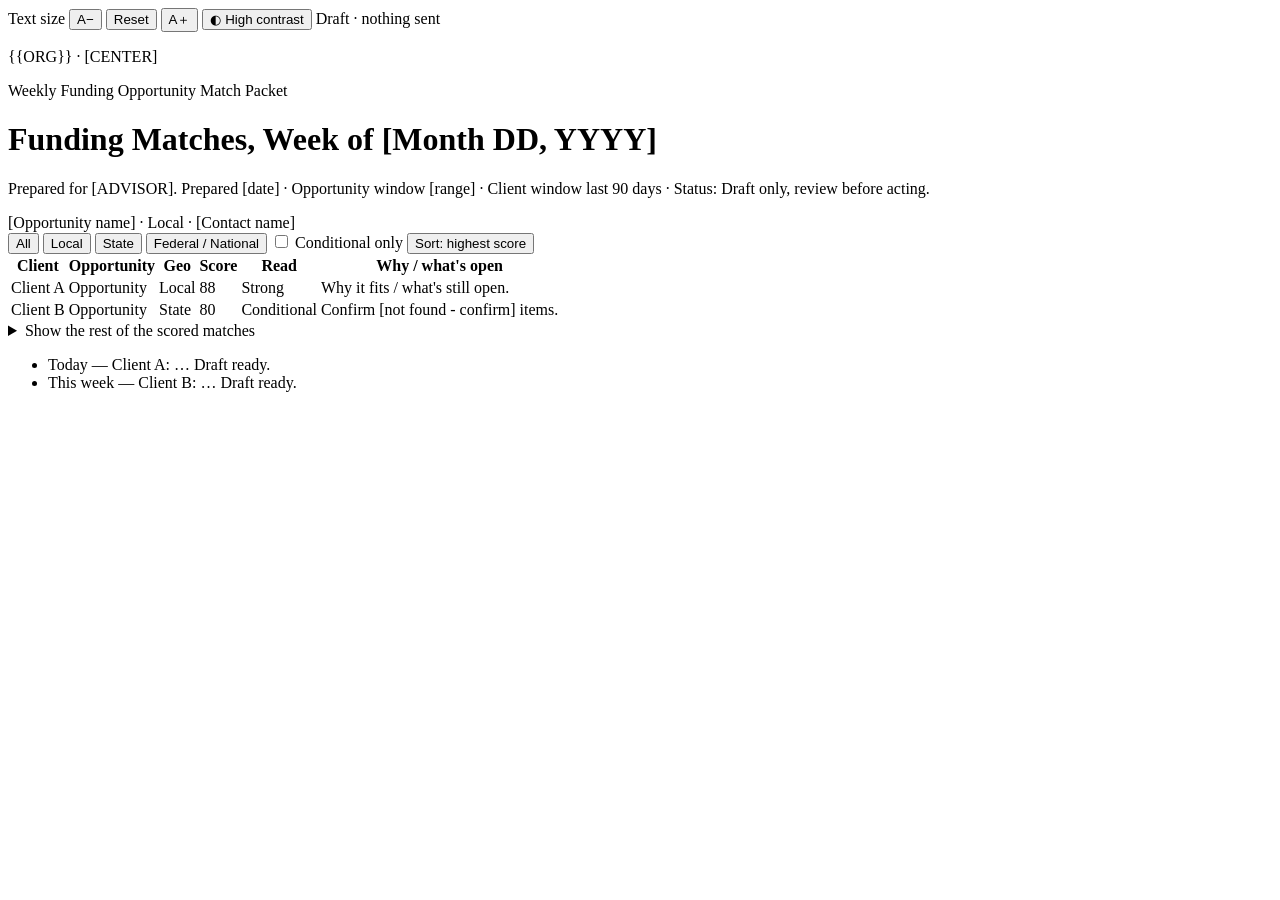
<file: plugins/advisor-skills/skills/sbdc-funding-match-packet/references/scaffold.html>
<!DOCTYPE html>
<html lang="en">
<head>
<meta charset="utf-8">
<meta name="viewport" content="width=device-width, initial-scale=1">
<title>SBDC Funding Match Packet — Week of YYYY-MM-DD (DRAFT)</title>
<style>
/* PASTE THE ENTIRE CONTENTS OF references/design-system.css HERE */
</style>
</head>
<body>

  <!-- Accessibility toolbar: ids must be exactly these -->
  <div class="toolbar">
    <span>Text size</span>
    <button id="tminus">A−</button>
    <button id="treset">Reset</button>
    <button id="tplus">A＋</button>
    <button id="hc">◐ High contrast</button>
    <span class="draftflag">Draft · nothing sent</span>
  </div>

  <header>
    <p>{{ORG}} · [CENTER]</p>
    <p>Weekly Funding Opportunity Match Packet</p>
    <h1>Funding Matches, Week of [Month DD, YYYY]</h1>
    <p>Prepared for [ADVISOR]. Prepared [date] · Opportunity window [range] ·
       Client window last 90 days · Status: Draft only, review before acting.</p>
  </header>

  <!-- 1. EXECUTIVE SNAPSHOT: count tiles + one "start here" hero + near deadlines.
       Give each near-deadline row a live countdown chip: -->
  <section id="snapshot">
    <div class="deadrow" data-deadline="2026-08-21">
      [Opportunity name] · Local · [Contact name]
      <span class="cd"></span>
    </div>
  </section>

  <!-- 2. NEW opportunities  ·  3. CARRY-FORWARD opportunities
       One card each: name, funder, description, deadline, award, eligibility,
       source (sender + date). Home-geo & state first. Use data-deadline on any
       card you want a live countdown chip on. -->
  <section id="new"><!-- new cards --></section>
  <section id="carry"><!-- carry-forward cards --></section>

  <!-- 4. CLIENTS reviewed: full profiles; intake-only behind <details> -->
  <section id="clients"><!-- client cards --></section>

  <!-- 5. MATCH TABLE -->
  <section id="matches">
    <div class="controls">
      <button class="chip active" data-geo="all">All</button>
      <button class="chip" data-geo="local">Local</button>
      <button class="chip" data-geo="state">State</button>
      <button class="chip" data-geo="federal">Federal / National</button>
      <label><input type="checkbox" id="condOnly"> Conditional only</label>
      <button id="sortToggle">Sort: highest score</button>
      <span id="matchCount"></span>
    </div>
    <table class="matchtable">
      <thead><tr><th>Client</th><th>Opportunity</th><th>Geo</th><th>Score</th><th>Read</th><th>Why / what's open</th></tr></thead>
      <tbody>
        <tr data-score="88" data-geo="local" data-read="strong">
          <td>Client A</td><td>Opportunity</td><td>Local</td><td>88</td><td>Strong</td>
          <td>Why it fits / what's still open.</td>
        </tr>
        <tr data-score="80" data-geo="state" data-read="conditional">
          <td>Client B</td><td>Opportunity</td><td>State</td><td>80</td><td>Conditional</td>
          <td>Confirm [not found - confirm] items.</td>
        </tr>
      </tbody>
    </table>
    <details><summary>Show the rest of the scored matches</summary>
      <table class="matchtable"><tbody>
        <tr data-score="57" data-geo="local" data-read="developmental">
          <td>Client C</td><td>Opportunity</td><td>Local</td><td>57</td><td>Developmental</td>
          <td>Groundwork first.</td>
        </tr>
      </tbody></table>
    </details>
  </section>

  <!-- 6. REACH-OUT CHECKLIST -->
  <section id="checklist">
    <ul id="reachList">
      <li role="checkbox" aria-checked="false" tabindex="0">Today — Client A: … Draft ready.</li>
      <li role="checkbox" aria-checked="false" tabindex="0">This week — Client B: … Draft ready.</li>
    </ul>
    <span id="checkProg"></span>
  </section>

  <!-- 7. OUTREACH DRAFTS (advisor voice, "Draft · not sent")  ·  8. INTERNAL NOTES -->
  <section id="outreach"><!-- drafts --></section>
  <section id="notes"><!-- advisor-only notes --></section>

<script>
/* PASTE THE ENTIRE CONTENTS OF references/interactivity.js HERE */
</script>
</body>
</html>
</file>
<file: skills/sbdc-repo-readme/assets/readme-kit/base.css>
/* Shared tokens for README images. Mirrors docs/*.html guide styles. */
@font-face{font-family:Archivo;font-weight:400;src:url(fonts/archivo-latin-400-normal.woff2)}
@font-face{font-family:Archivo;font-weight:700;src:url(fonts/archivo-latin-700-normal.woff2)}
@font-face{font-family:Archivo;font-weight:800;src:url(fonts/archivo-latin-800-normal.woff2)}
@font-face{font-family:Archivo;font-weight:900;src:url(fonts/archivo-latin-900-normal.woff2)}

:root{
  --red:#d11142; --blue:#002d62; --success:#1f7a4d; --warning:#b8740f;
  --strong:#002d62; --body:#1f2937; --muted:#4b5563; --subtle:#6b7280;
  --page:#f6f7f9; --card:#ffffff; --sunken:#eef1f5;
  --border:#dde2e9; --tint-red:#fde8ee; --tint-blue:#e6eef8; --tint-green:#e8f4ed; --tint-amber:#fbf0dc;
}
html.dark{
  --strong:#eaf1fb; --body:#f3f5f8; --muted:#c9d3e0; --subtle:#aab6c6;
  --page:#0d1117; --card:#111f36; --sunken:#0a1628;
  --border:#2b3d57; --tint-red:#3a1222; --tint-blue:#15305a; --tint-green:#123826; --tint-amber:#3a2a0e;
  --success:#5cc490; --warning:#f0b85a;
}
*{box-sizing:border-box}
body{margin:0;background:var(--page);color:var(--body);font:17px/1.5 Arial,Helvetica,sans-serif}
h1,h2,h3,h4,.display{font-family:Archivo,Arial,sans-serif;color:var(--strong);margin:0;line-height:1.15}
.eyebrow{font-family:Archivo;font-weight:800;letter-spacing:.12em;text-transform:uppercase;font-size:13px;color:var(--red);margin:0 0 6px}
html.dark .eyebrow{color:#ff5c84}
.rule{width:56px;height:4px;background:var(--red);margin:12px 0 0}
.card{background:var(--card);border:1px solid var(--border);border-radius:10px}
.pill{display:inline-block;font-family:Archivo;font-weight:700;font-size:12px;letter-spacing:.05em;text-transform:uppercase;padding:3px 10px;border-radius:999px}
.ok{background:var(--tint-green);color:var(--success)}
.flag{background:var(--tint-amber);color:var(--warning)}
.gap{background:var(--tint-red);color:var(--red)}
html.dark .gap{color:#ff7a9a}
</file>
